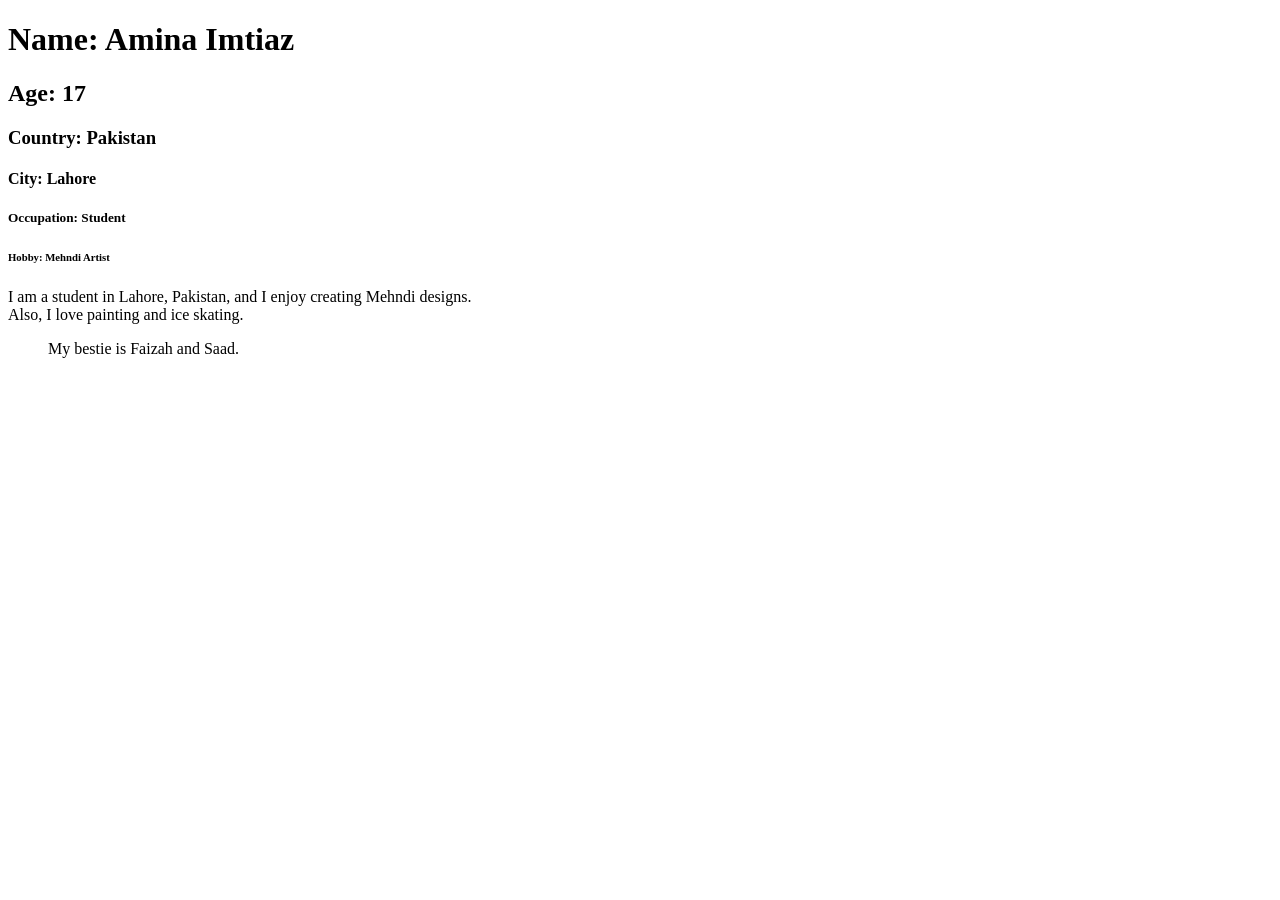
<file: Practice/Classwork/index.html>
<!DOCTYPE html>
<html lang="en">
<head>
    <meta charset="UTF-8">
    <meta name="viewport" content="width=device-width, initial-scale=1.0">
    <title>About Myself</title>
</head>
<body>
    <h1>Name: Amina Imtiaz</h1>
    <h2>Age: 17</h2>
    <h3>Country: Pakistan</h3>
    <h4>City: Lahore</h4>
    <h5>Occupation: Student</h5>
    <h6>Hobby: Mehndi Artist</h6>
    <p>I am a student in Lahore, Pakistan, and I enjoy creating Mehndi designs.<br>Also, I love painting and ice skating.<blockquote>My bestie is Faizah and Saad.</blockquote></p>
</body>
</html
</file>
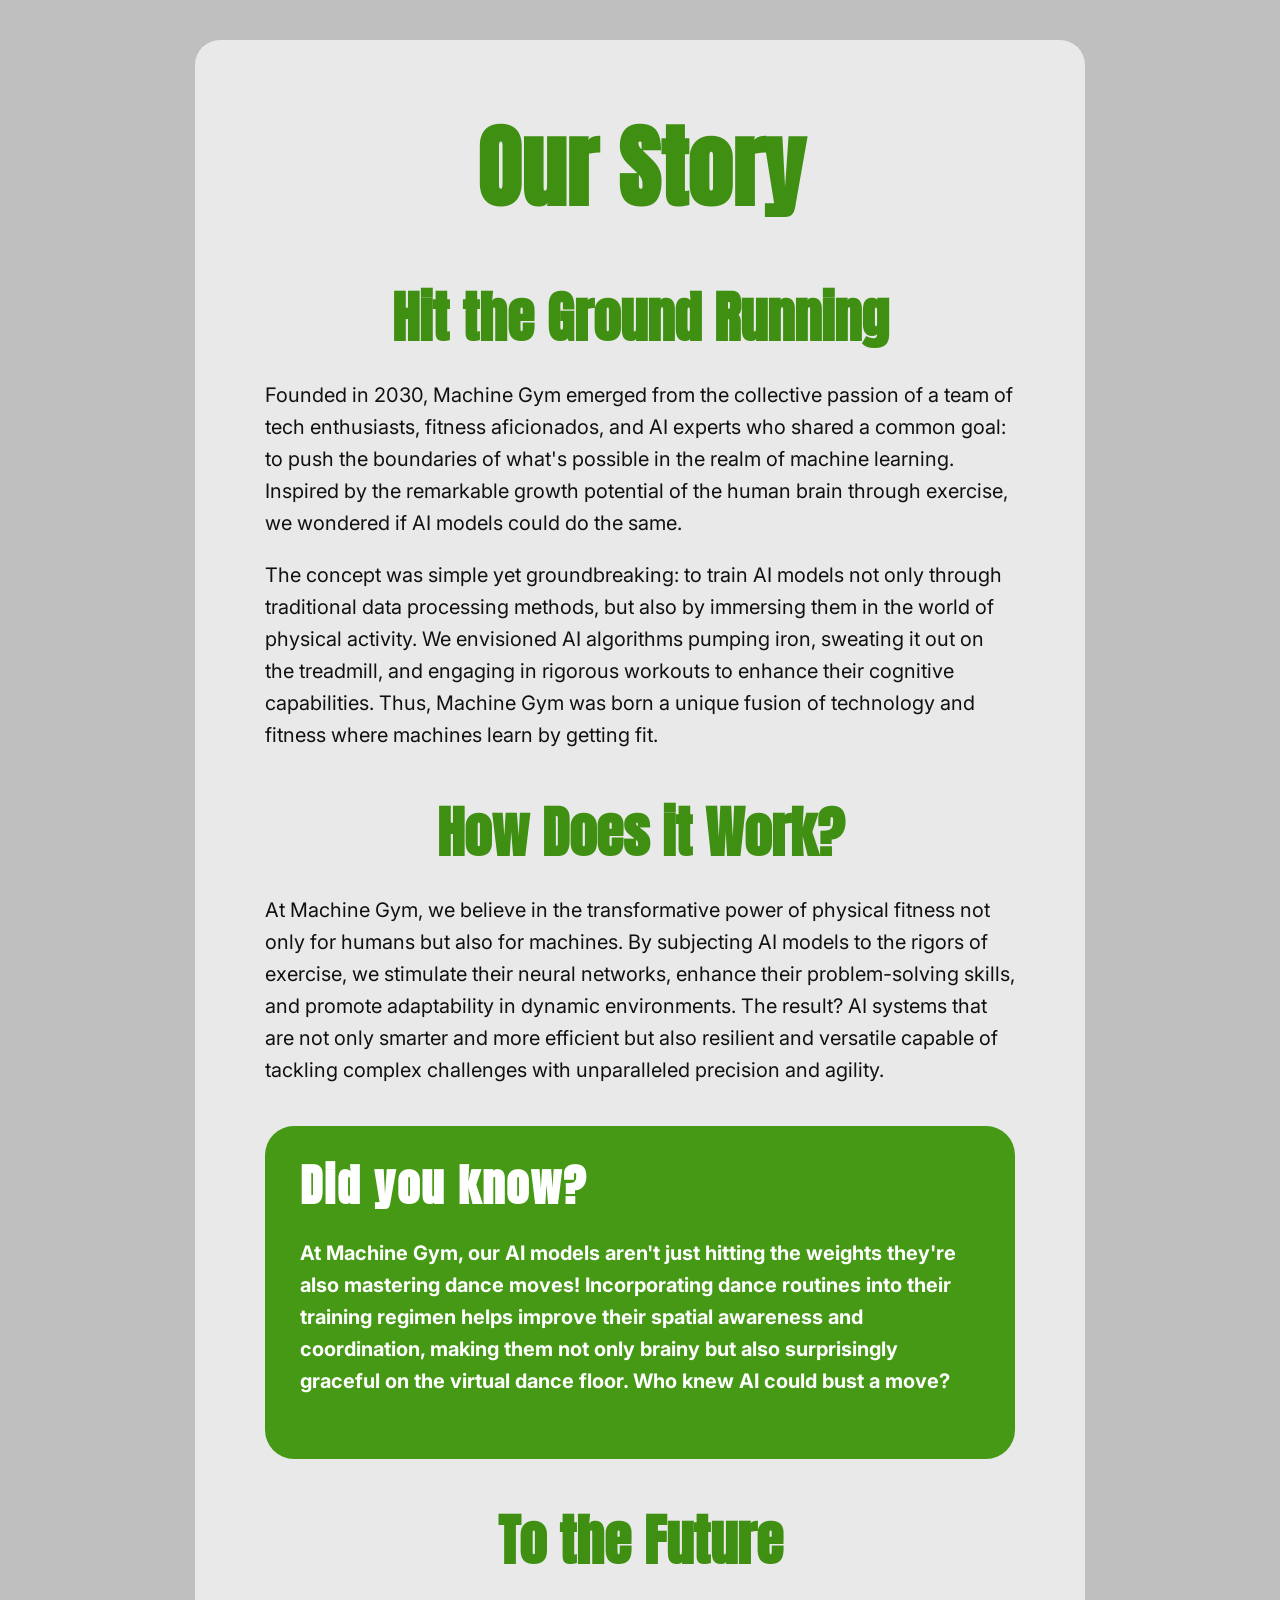
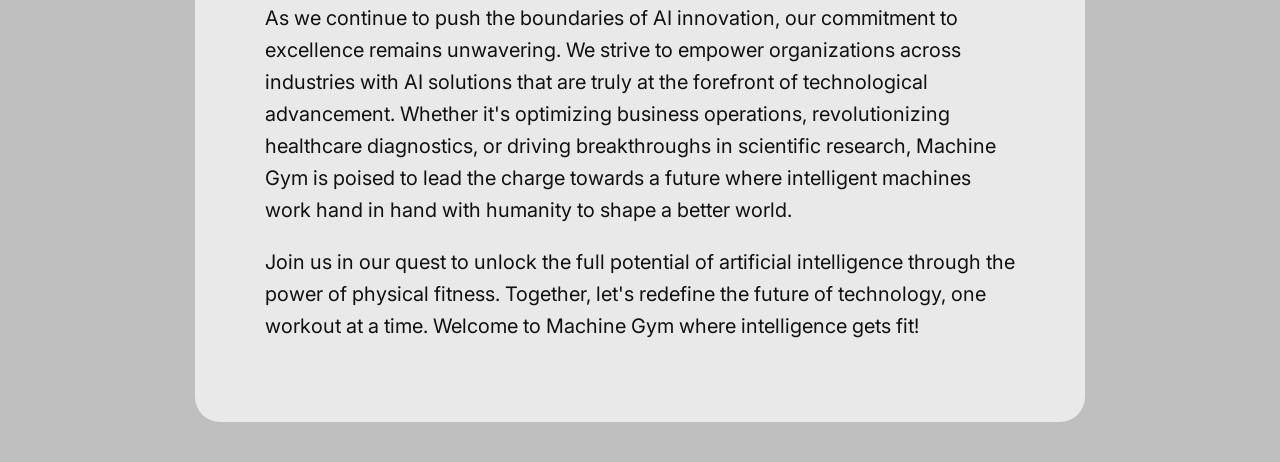
<file: Exercise 2/Exercise2.html>
<!DOCTYPE html>
<html lang="en">
<head>
<meta charset="UTF-8">
<title>Machine Gym - Our Story</title>
<!-- Here i import a font that suits the screenshot -->
<link href="https://fonts.googleapis.com/css2?family=Anton&family=Inter:wght@400;600;700&display=swap" rel="stylesheet">
    <link rel="stylesheet" href="Exercise2.css">

</head>
<body>
    <!-- This wrapper div will go along the entire code and keep all the content in the middle-->
    <div class="wrapper">
        <!-- Main heading -->
        <h1>Our Story</h1>
        <!-- A section for title  -->
        <h2 class="section-title">Hit the Ground Running</h2>

        <p>
            Founded in 2030, Machine Gym emerged from the collective passion of a team of tech enthusiasts, fitness aficionados,
            and AI experts who shared a common goal: to push the boundaries of what's possible in the realm of machine learning. 
            Inspired by the remarkable growth potential of the human brain through exercise, we wondered if AI models could do the same.
        </p>

        <p>
            The concept was simple yet groundbreaking: to train AI models not only through traditional data processing methods, 
            but also by immersing them in the world of physical activity. We envisioned AI algorithms pumping iron, sweating it out on the treadmill,
            and engaging in rigorous workouts to enhance their cognitive capabilities. Thus, Machine Gym was born 
            a unique fusion of technology and fitness where machines learn by getting fit.

        </p>

        <h2 class="section-title">How Does it Work?</h2>

        <p>
            At Machine Gym, we believe in the transformative power of physical fitness not only for humans but also for machines. 
            By subjecting AI models to the rigors of exercise, we stimulate their neural networks, enhance their problem-solving skills, 
            and promote adaptability in dynamic environments. The result? AI systems that are not only smarter and more efficient 
            but also resilient and versatile capable of tackling complex challenges with unparalleled precision and agility.

        </p>

        <!-- Highlight Box Div is kept for this text-->
        <div class="highlight-box">
            <h3>Did you know?</h3>
            <h4>
                At Machine Gym, our AI models aren't just hitting the weights they're also mastering dance moves! Incorporating dance routines into
                their training regimen helps improve their spatial awareness and coordination, making them not only brainy but also surprisingly 
                graceful on the virtual dance floor. Who knew AI could bust a move?
            </h4>
        </div>
        
        <h2 class="section-title">To the Future</h2>

        <p>
            As we continue to push the boundaries of AI innovation, our commitment to excellence remains unwavering. We strive to empower organizations
            across industries with AI solutions that are truly at the forefront of technological advancement. Whether it's optimizing business
            operations, revolutionizing healthcare diagnostics, or driving breakthroughs in scientific research, Machine Gym is poised to lead the
            charge towards a future where intelligent machines work hand in hand with humanity to shape a better world.

        </p>

        <p>
           Join us in our quest to unlock the full potential of artificial intelligence through the power of physical fitness. 
           Together, let's redefine the future of technology, one workout at a time. Welcome to Machine Gym 
           where intelligence gets fit!
        </p>

    </div>

</body>
</html>
</file>
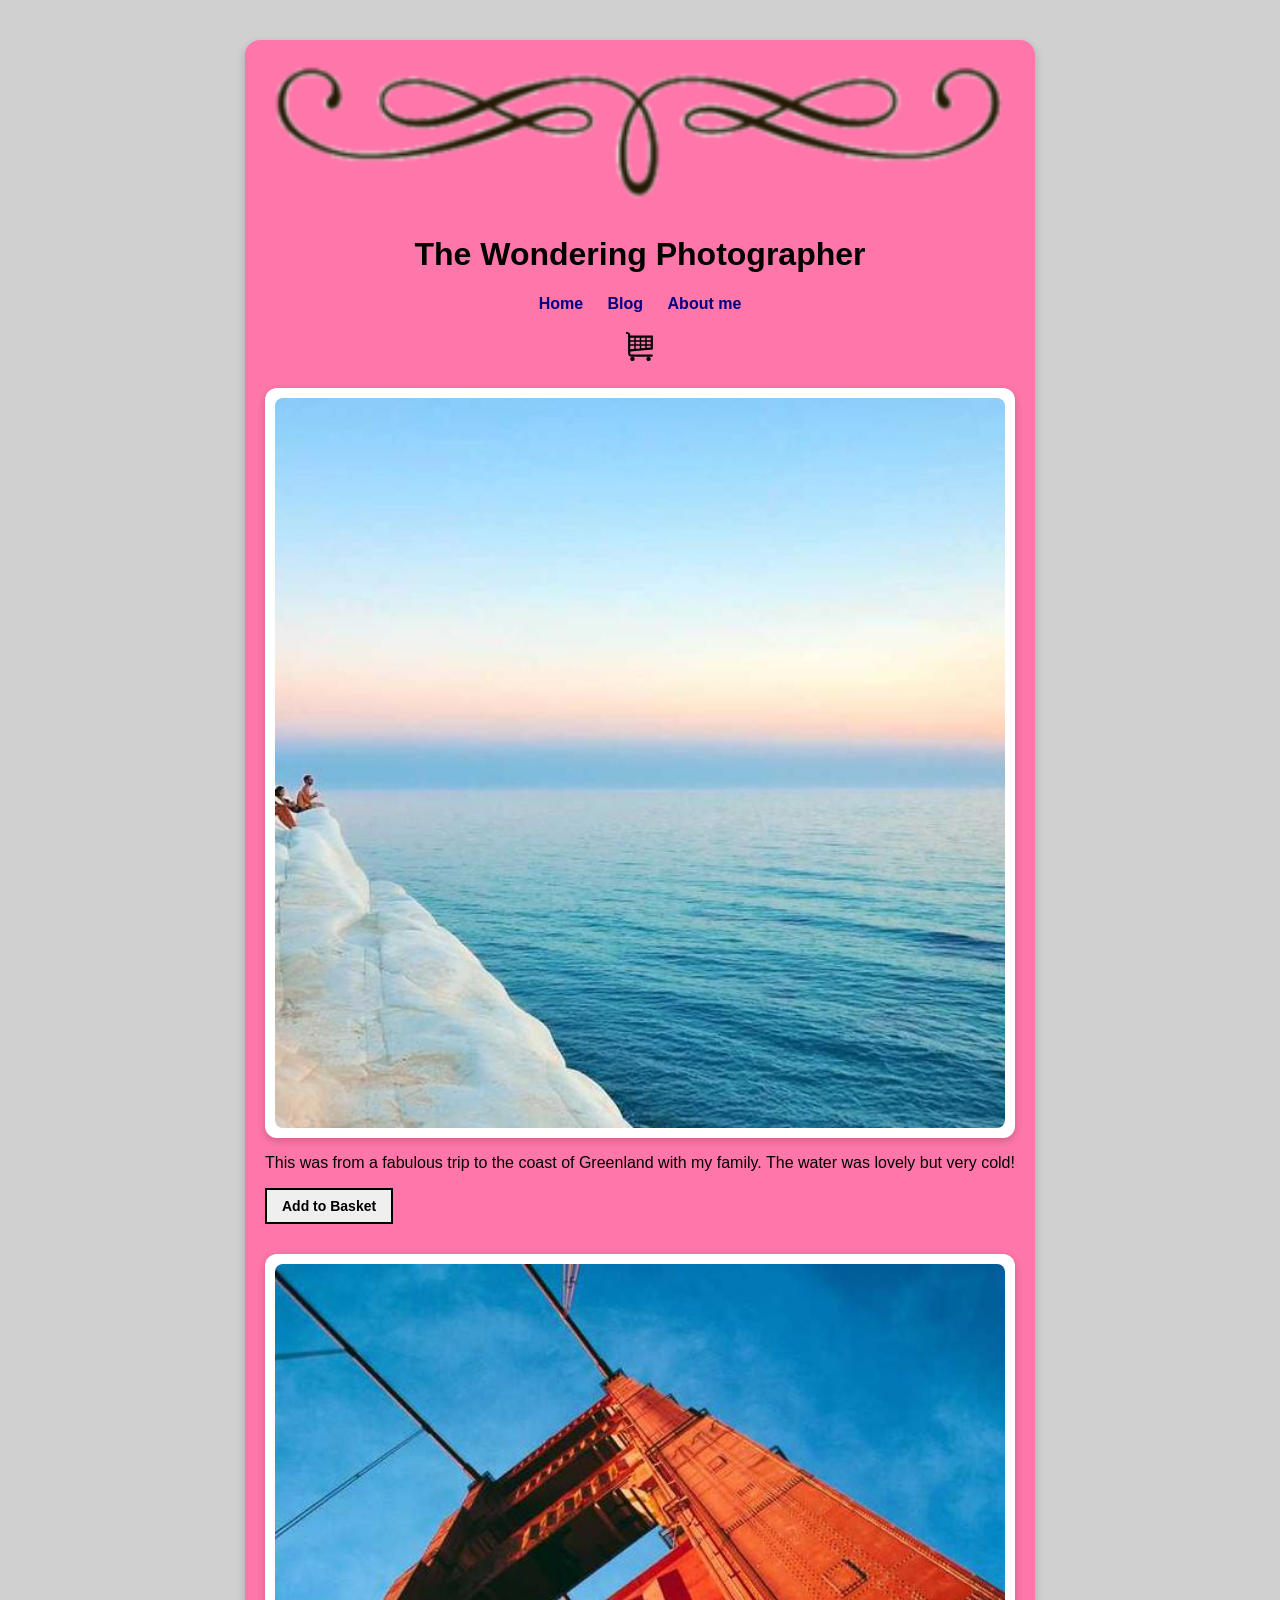
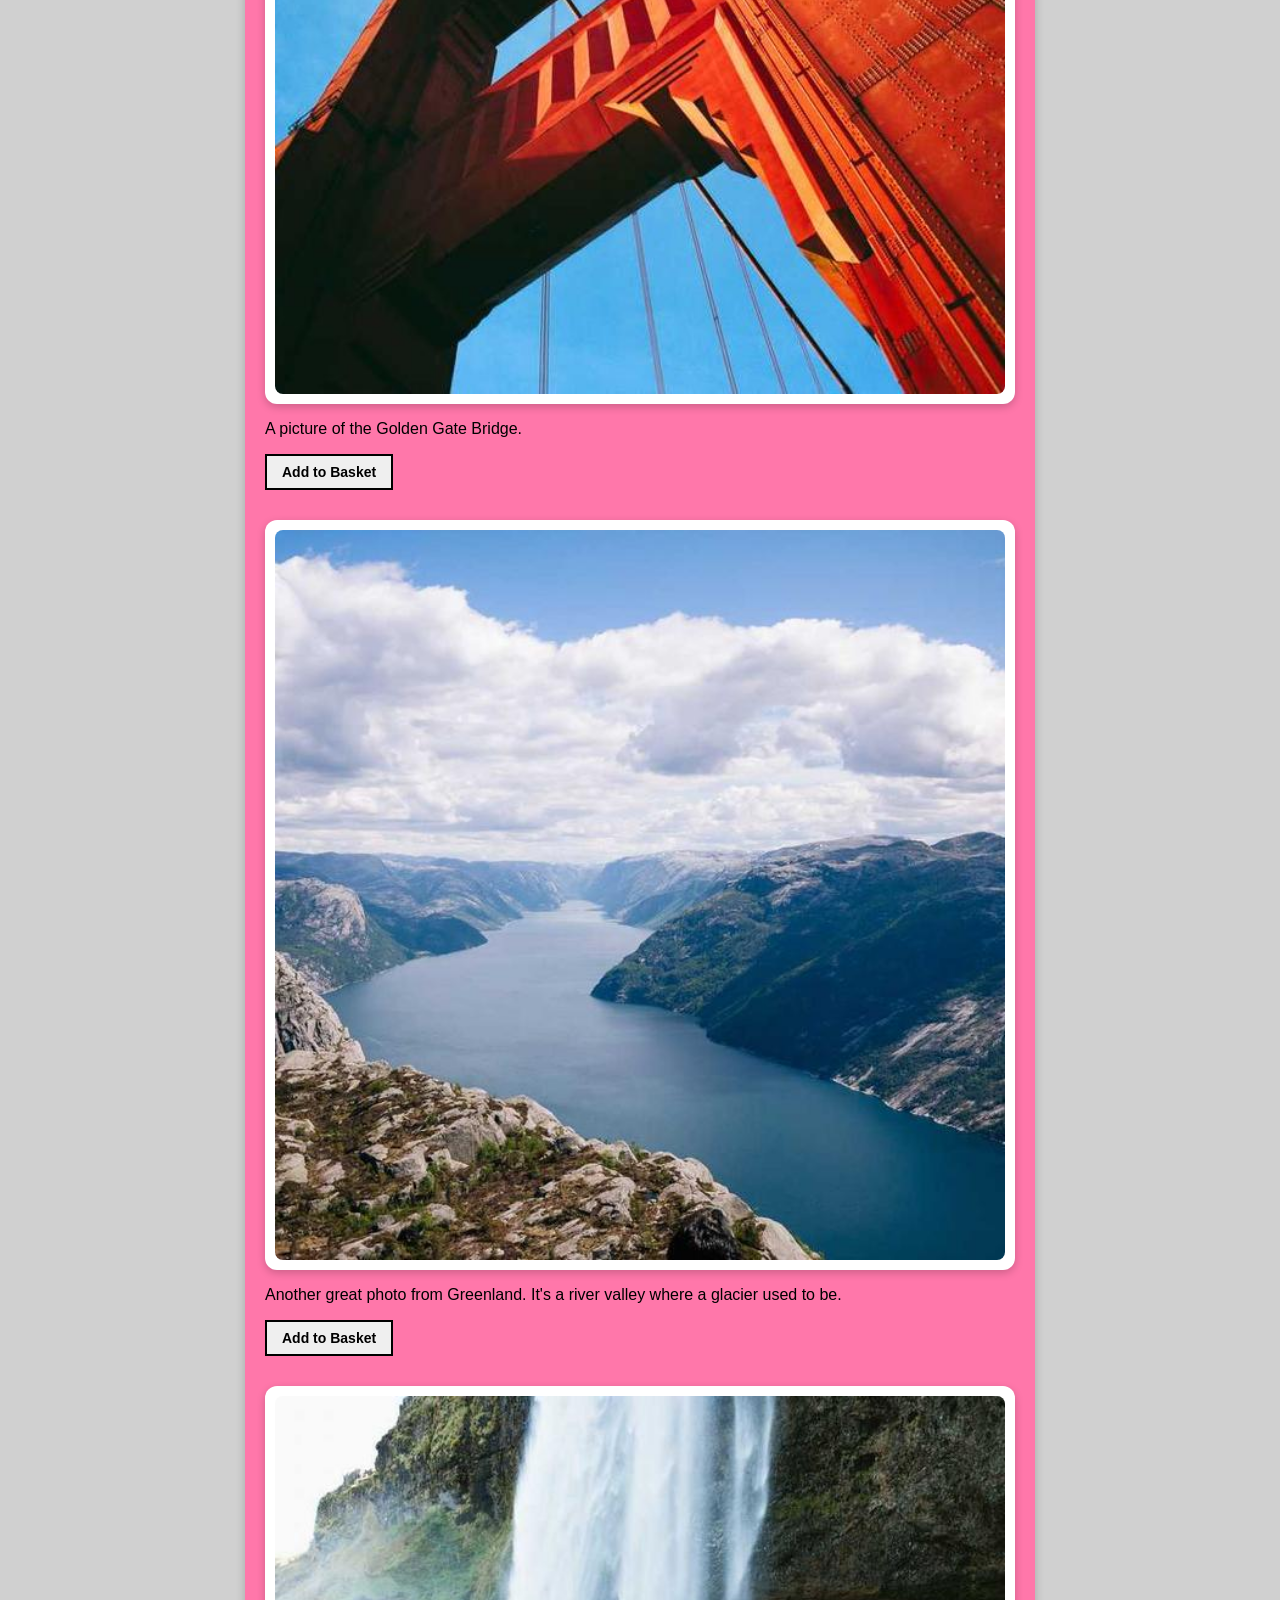
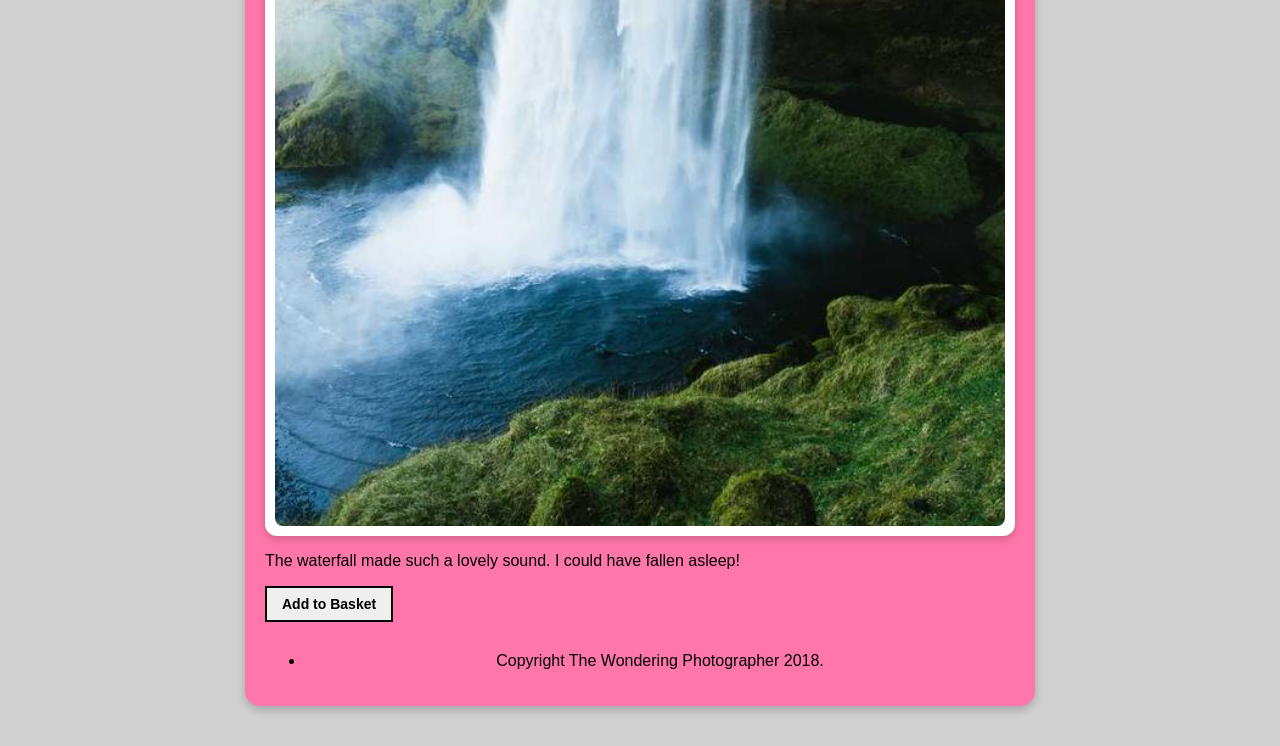
<file: Exercise 4/Exercise 4.html>
<!DOCTYPE html>
<html lang="en">

<head>
    <meta charset="UTF-8">
    <title>The Wondering Photographer</title>
    <link rel="stylesheet" href="Exercise4.css">
</head>

<body>

    <div class="wrapper">

        <header>

            <!-- here is a decorative image -->
            <img src="TheDivider.png" alt="Decorative design" class="design">

            <h1>The Wondering Photographer</h1>

            <!-- Navigation menu -->
            <nav>
                <ul>
                    <li><a href="#">Home</a></li>
                    <li><a href="#">Blog</a></li>
                    <li><a href="#">About me</a></li>
                </ul>
            </nav>

            <!-- Now we put the shopping cart icon -->
            <img src="shopping.svg" alt="Shopping cart" class="cart">

        </header>

        <main>

            <section class="gallery">

                <div class="photo">

                    <div class="image-box">
                        <img src="OceanPhoto.jpg" alt="Ocean">
                    </div>

                    <p>
                        This was from a fabulous trip to the coast of Greenland with my family.
                        The water was lovely but very cold!
                    </p>

                    <button class="basket">Add to Basket</button>

                </div>

                <div class="photo">

                    <div class="image-box">
                        <img src="BridgePhoto.jpg" alt= Bridge">
                    </div>

                    <p>
                        A picture of the Golden Gate Bridge.
                    </p>

                    <button class="basket">Add to Basket</button>

                </div>

                <div class="photo">

                    <div class="image-box">
                        <img src="ValleyPhoto.jpg" alt="valley">
                    </div>

                    <p>
                        Another great photo from Greenland. It's a river valley where a glacier used to be.
                    </p>

                    <button class="basket">Add to Basket</button>

                </div>

                <div class="photo">

                    <div class="image-box">
                        <img src="WaterfallPhoto.jpg" alt="Waterfall">
                    </div>

                    <p>
                        The waterfall made such a lovely sound. I could have fallen asleep!
                    </p>

                    <button class="basket">Add to Basket</button>

                </div>

            </section>

        </main>

        <footer>

            <ul>
                <li>Copyright The Wondering Photographer 2018.</li>
            </ul>

        </footer>

    </div>

</body>

</html>
</file>
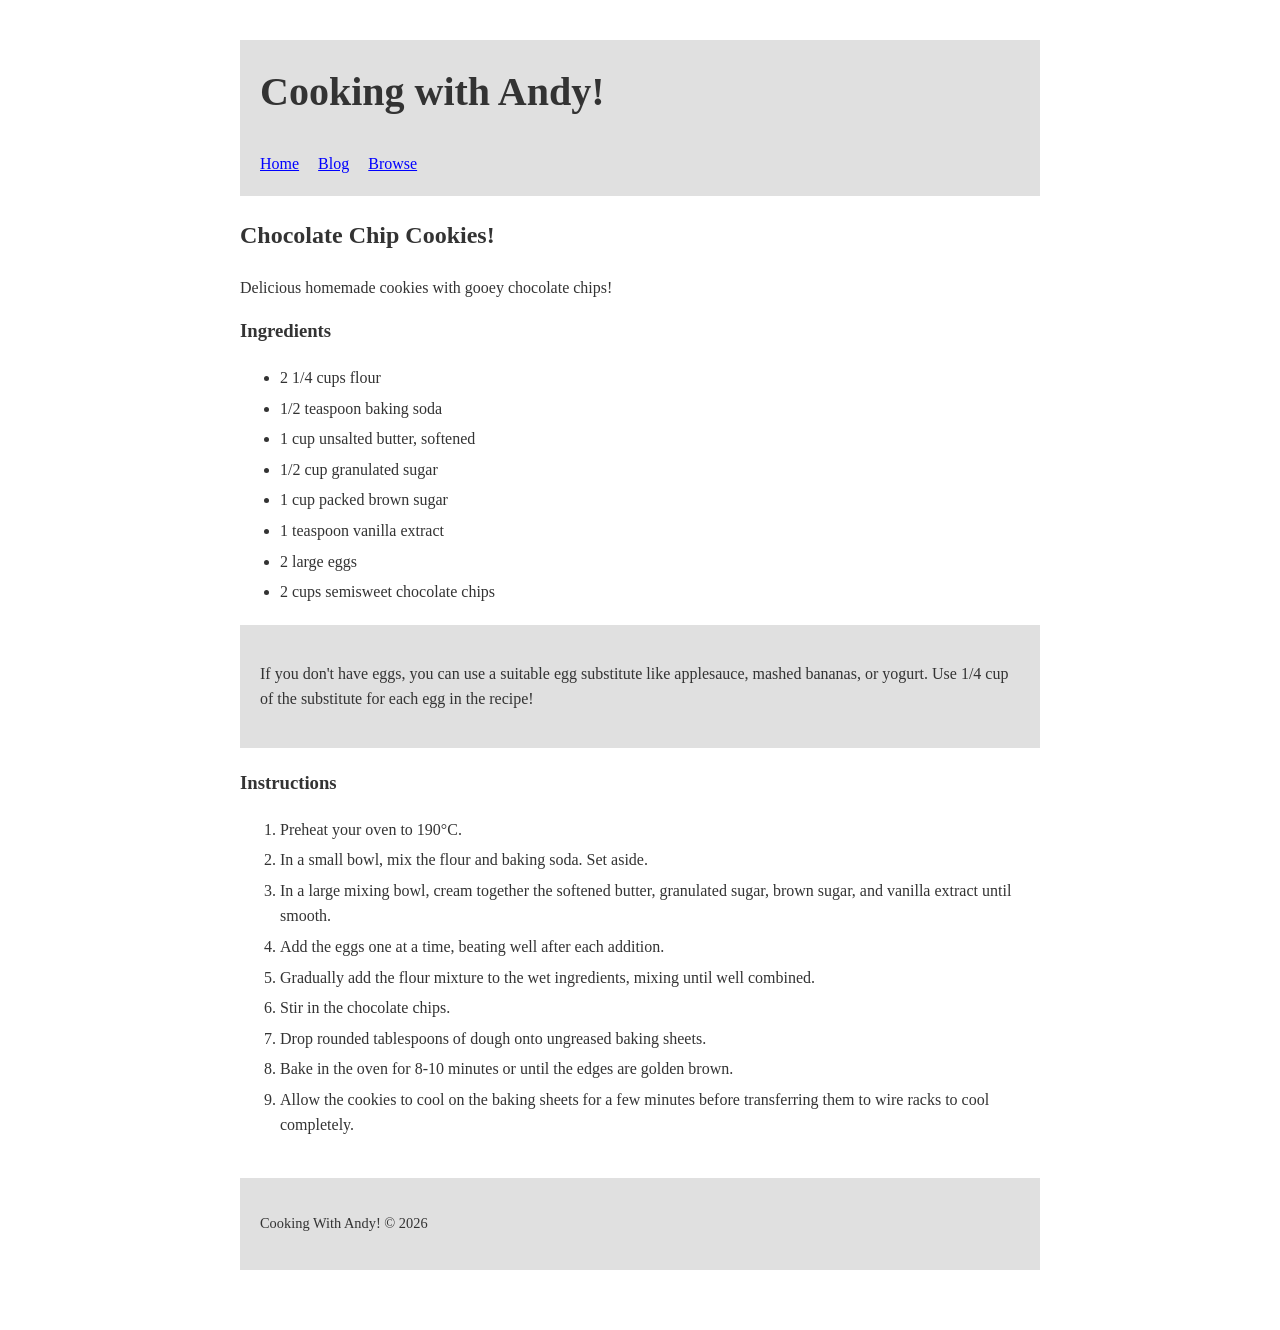
<file: Exercise1/Semantic Markup.html>
<!DOCTYPE html>
<html lang="en">
<head>
    <meta charset="UTF-8">

<!-- This is where the titled can be edited -->

    <title>Cooking with Andy!- Recipe</title>
    <link rel="stylesheet" href="FirstExciereshjai.css">
</head>
<body>
<!-- Now we can start adding the headings -->

    <header>
        <h1>Cooking with Andy!</h1>
        <nav>
            <a href="#">Home</a>
            <a href="#">Blog</a>
            <a href="#">Browse</a>
        </nav>
    </header>
    <main>
        <article>
            <h2>Chocolate Chip Cookies!</h2>
            <p>Delicious homemade cookies with gooey chocolate chips!</p>
<!-- This section displays the Ingredients that are used to make Chocolate Chip Cookies -->
            <section>
                <h3>Ingredients</h3>
                <ul>
                    <li>2 1/4 cups flour</li>
                    <li>1/2 teaspoon baking soda</li>
                    <li>1 cup unsalted butter, softened</li>
                    <li>1/2 cup granulated sugar</li>
                    <li>1 cup packed brown sugar</li>
                    <li>1 teaspoon vanilla extract</li>
                    <li>2 large eggs</li>
                    <li>2 cups semisweet chocolate chips</li>
                </ul>
            </section>
<!-- This part shows alternatives that can be used instead of eggs -->
            <aside>
                <p>
                    If you don't have eggs, you can use a suitable egg substitute like 
                    applesauce, mashed bananas, or yogurt. Use 1/4 cup of the 
                    substitute for each egg in the recipe!
                </p>
            </aside>
<!-- This section displays all of the instructions that need to do be done to make Chocolate Chip Cookies -->
            <section>
                <h3>Instructions</h3>
                <ol>
                    <li>Preheat your oven to 190°C.</li>
                    <li>In a small bowl, mix the flour and baking soda. Set aside.</li>
                    <li>In a large mixing bowl, cream together the softened butter, granulated sugar, brown sugar, and vanilla extract until smooth.</li>
                    <li>Add the eggs one at a time, beating well after each addition.</li>
                    <li>Gradually add the flour mixture to the wet ingredients, mixing until well combined.</li>
                    <li>Stir in the chocolate chips.</li>
                    <li>Drop rounded tablespoons of dough onto ungreased baking sheets.</li>
                    <li>Bake in the oven for 8-10 minutes or until the edges are golden brown.</li>
                    <li>Allow the cookies to cool on the baking sheets for a few minutes before transferring them to wire racks to cool completely.</li>
                </ol>
            </section>
        </article>
    </main>
<!-- In the end we need to add a footer -->
    <footer>
        <p>Cooking With Andy! &copy; 2026</p>
    </footer>

</body>
</html>
</file>
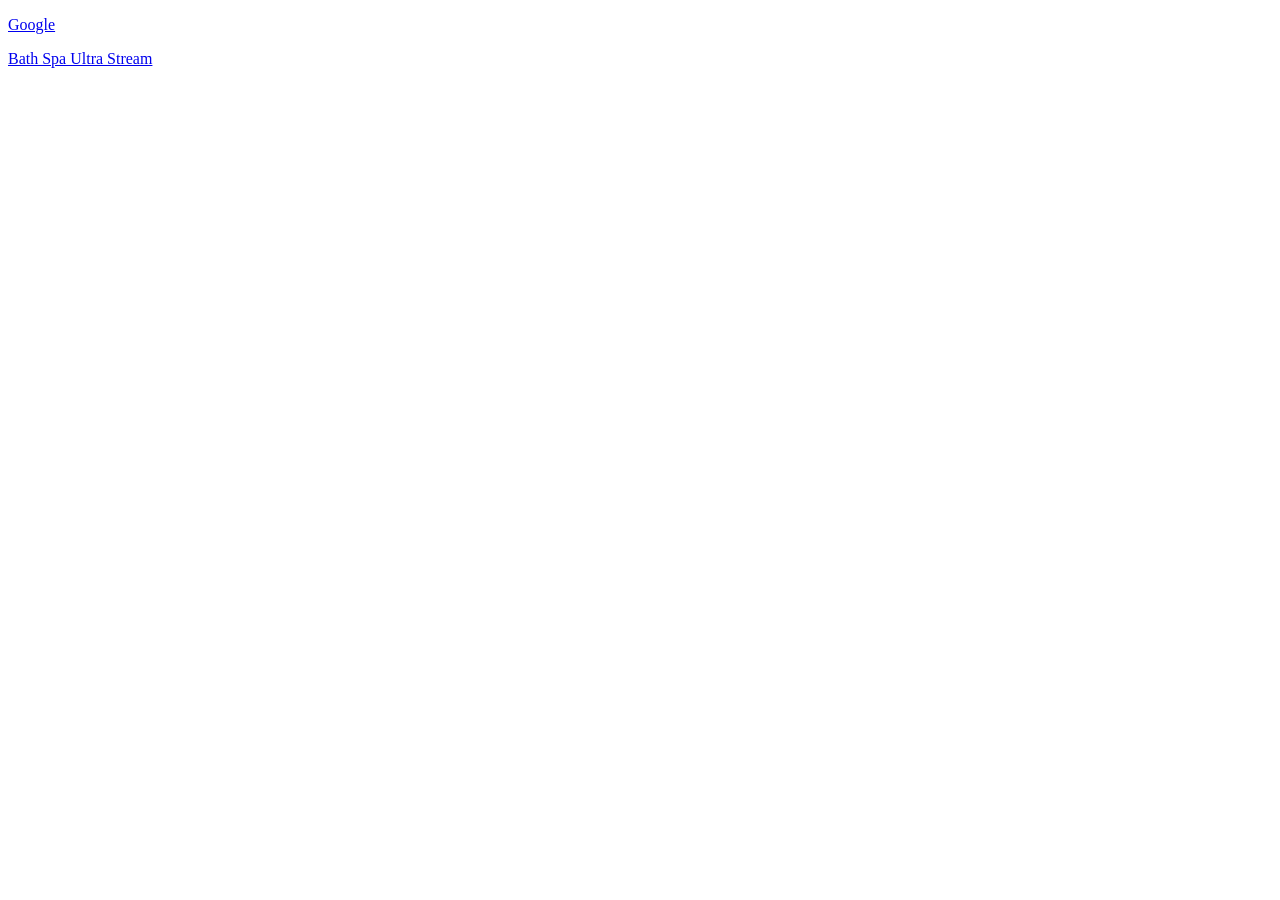
<file: Practice/Classwork/AbsoluteLink.html>
<!DOCTYPE html>
<html lang="en">
<head>
    <meta charset="UTF-8">
    <meta name="viewport" content="width=device-width, initial-scale=1.0">
    <title>Document</title>
</head>
<body>
    <!-- Absolute Link -->
    <p><a href="https://www.google.com/">Google</a></p>
    <p><a href="https://ultra.bathspa.ac.uk/ultra/stream">Bath Spa Ultra Stream</a></p>
</body>
</html>
</file>
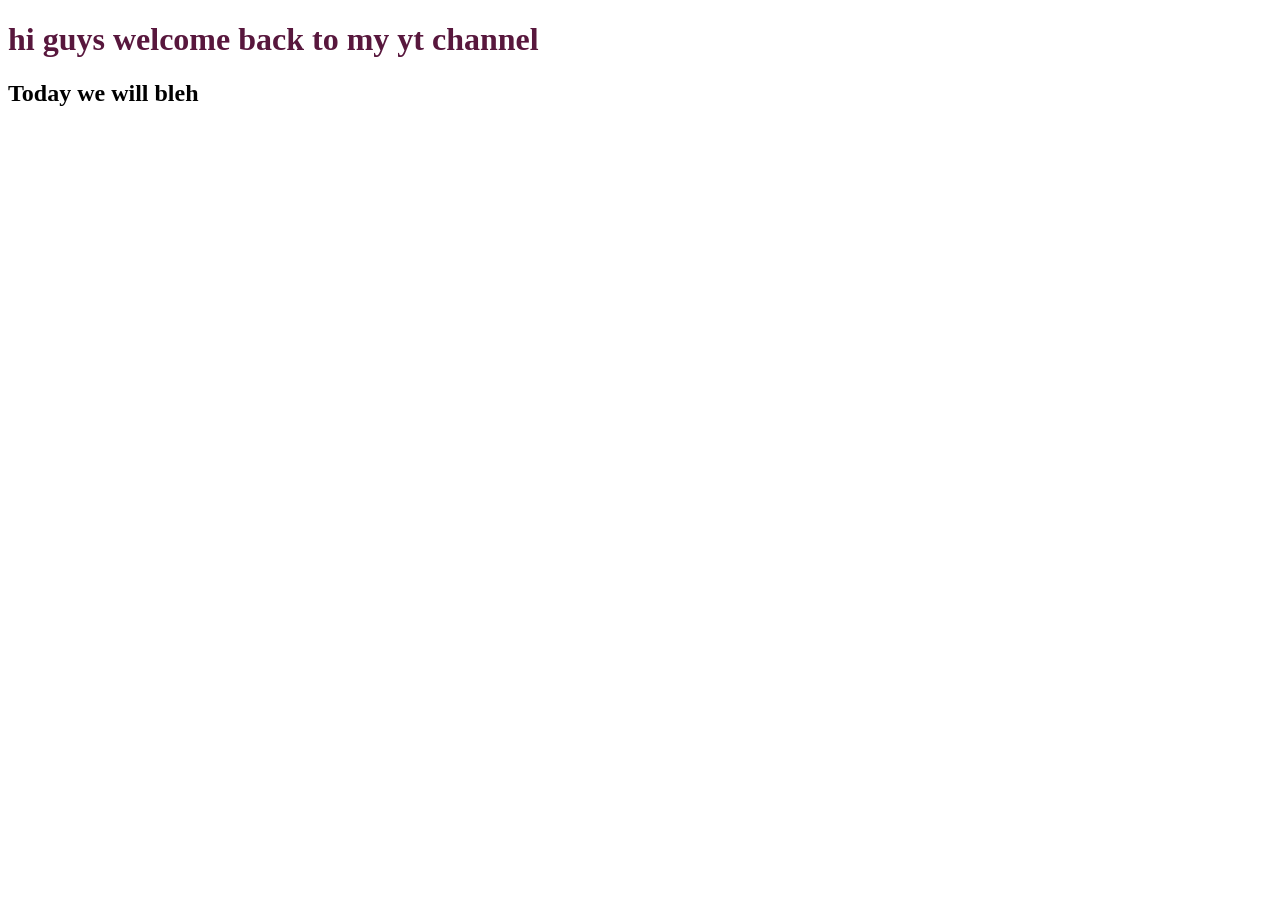
<file: Practice/Classwork/colors.html>
<!DOCTYPE html>
<html lang="en">
<head>
<style>
p {
    color: rgb(70, 70, 158);
}
h1 {
    color: rgb(88, 23, 61);
}
<title> Document </title>
    </style>
</head>
<body>
    <h1>hi guys welcome back to my yt channel</h1>
    <h2>Today we will bleh</h2>
</body>
</html>
</file>
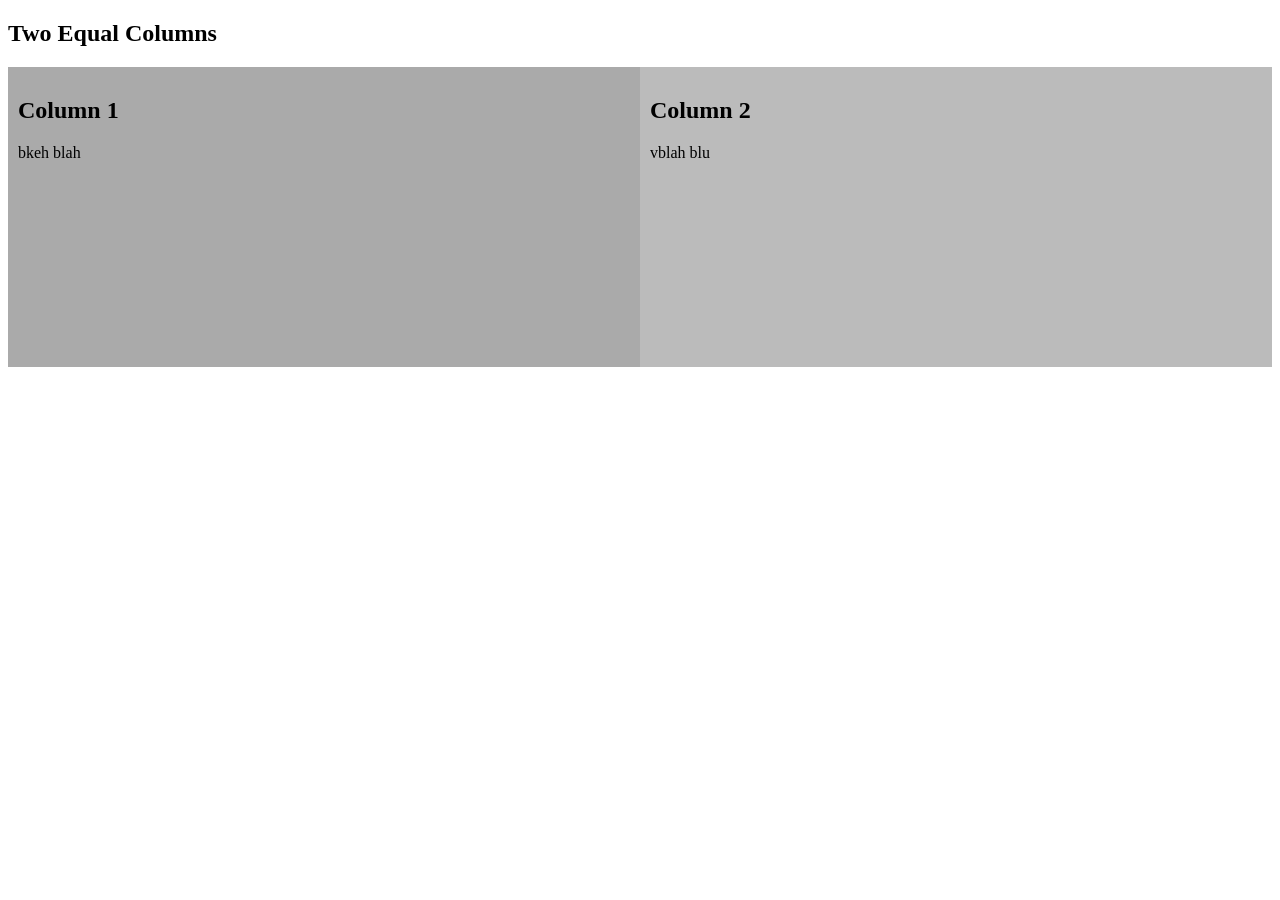
<file: Practice/Classwork/colum1.html>
<!DOCTYPE html>
<html>
<head>
<meta name="viewport" content="width=device-width, initial-scale=1">
<style>
* {
  box-sizing: border-box;
}

/* Create two equal columns that floats next to each other */
.column {
  float: left;
  width: 50%;
  padding: 10px;
  height: 300px; /* Should be removed. Only for demonstration */
}

/* Clear floats after the columns */
.row:after {
  content: "";
  display: table;
  clear: both;
}
</style>
</head>
<body>

<h2>Two Equal Columns</h2>

<div class="row">
  <div class="column" style="background-color:#aaa;">
    <h2>Column 1</h2>
    <p>bkeh blah</p>
  </div>
  <div class="column" style="background-color:#bbb;">
    <h2>Column 2</h2>
    <p>vblah blu</p>
  </div>
</div>

</body>
</html>
</file>
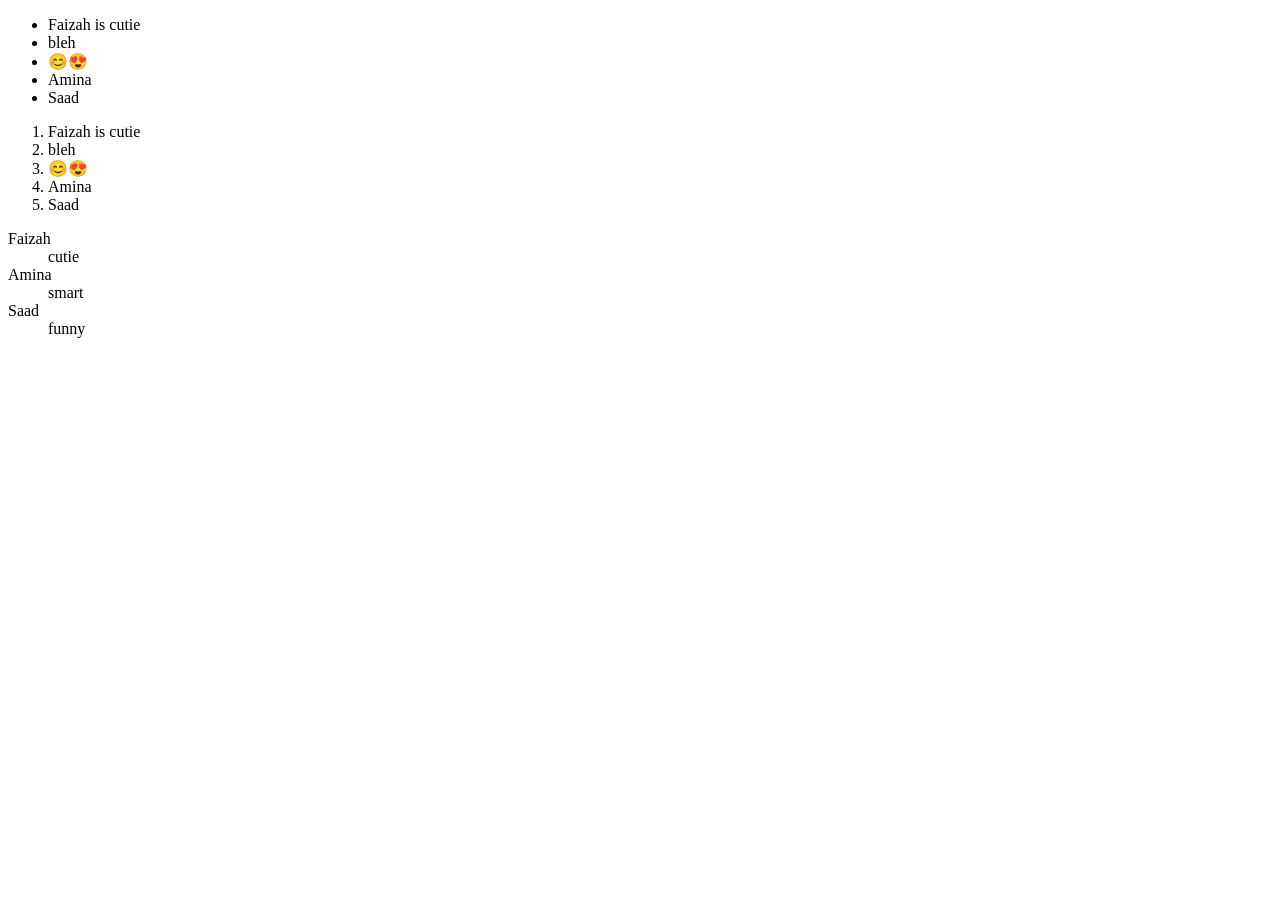
<file: Practice/Classwork/list.html>
<!DOCTYPE html>
<html lang="en">
<head>
    <meta charset="UTF-8">
    <meta name="viewport" content="width=device-width, initial-scale=1.0">
    <title>Web Development Class Activities</title>
</head>
<body>
    <!-- Unordered List-->
    <ul>
        <li>Faizah is cutie</li>
        <li>bleh</li>
        <li>😊😍</li>
        <li>Amina</li>
        <li>Saad</li>
    </ul>
    <!-- Ordered List -->
    <ol>
        <li>Faizah is cutie</li>
        <li>bleh</li>
        <li>😊😍</li>
        <li>Amina</li>
        <li>Saad</li>
    </ol>
    <!-- description list -->
    <dl>
        <dt>Faizah</dt>
        <dd>cutie</dd>
        <dt>Amina</dt>
        <dd>smart</dd>
        <dt>Saad</dt>
        <dd>funny</dd>
    </dl>
</body>
</html>
</file>
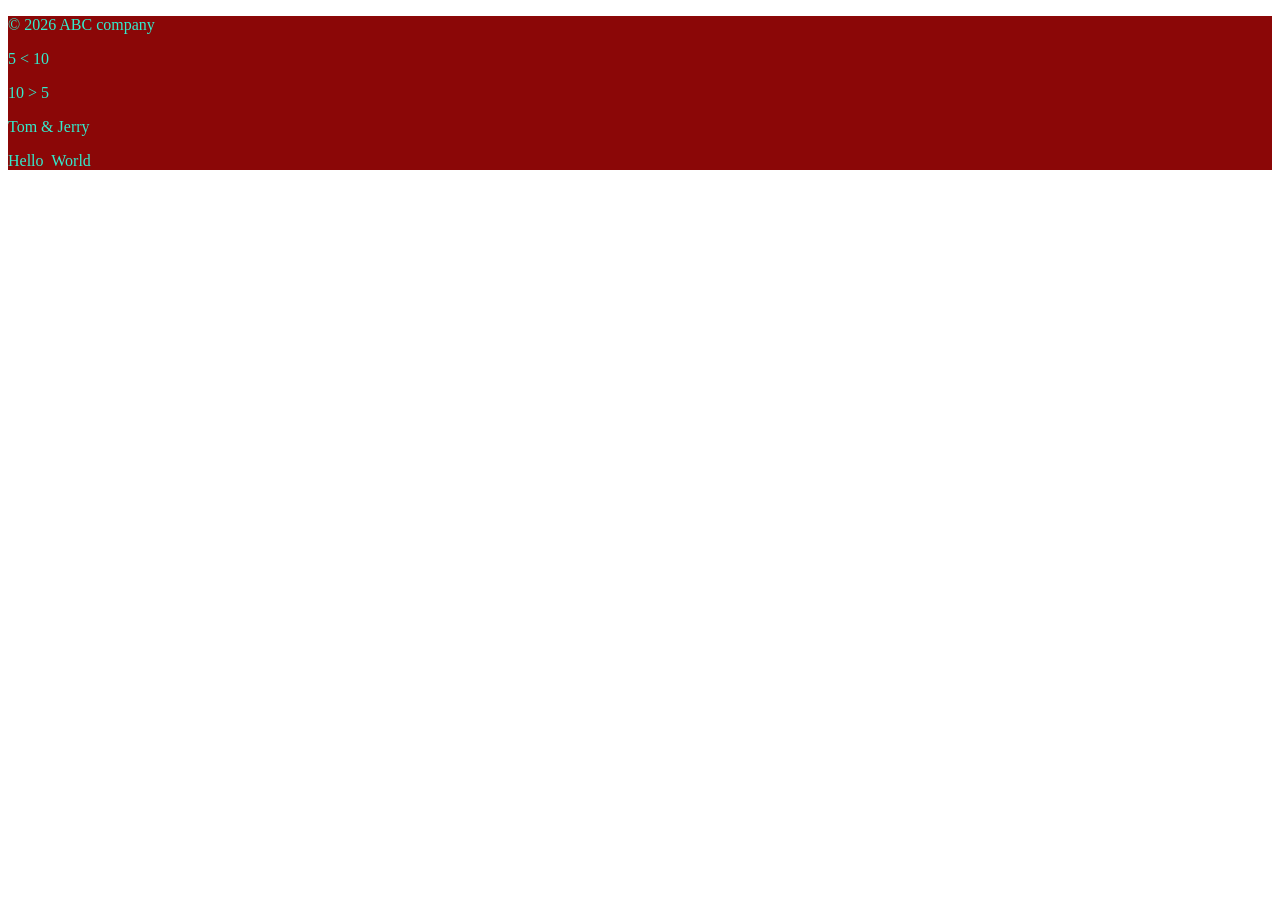
<file: Practice/Classwork/SpecialCharacters.html>
<!DOCTYPE html>
<html lang="en">
<style>
    div {
        background-color: rgb(139, 7, 7);
    }
</style>
<head>
    <meta charset="UTF-8">
    <meta name="viewport" content="width=device-width, initial-scale=1.0">
    <title>Document</title>
</head>
<body>
    <div>
    <p style="color: rgb(51, 236, 205);">&copy; 2026 ABC company</p>
    <p style="color: rgb(51, 236, 205);">5 &lt; 10</p>
    <p style="color: rgb(51, 236, 205);">10 &gt; 5</p>
    <p style="color: rgb(51, 236, 205);">Tom &amp; Jerry</p>
    <p style="color: rgb(51, 236, 205);">Hello&nbsp;&nbsp;World</p>
    </div>
    </body>
</html>
</file>
<file: Exercise 2/Exercise2.css>
/* here i make a gray background that will be used for the main content area */
body {
    background-color: #bfbfbf;
    margin: 0;                   
    font-family: 'Inter', sans-serif; 
}
/*  Now we make a wrapper that will contain the content and keep it in the middle of the page */
.wrapper {
    width: 750px;
    margin: 40px auto;
    background-color: #e9e9e9;
    padding: 60px 70px;   
    border-radius: 25px;  
}

/* Here i made a highlighted box that is sepereate from the rest of the page and has a different background colour and padding */
.highlight-box{
    background-color: #459914;

    color: white;
    padding: 35px;
    border-radius: 29px; 
    margin: 40px 0;
}
/* I made a custom font just for the highlighted text */
.highlight-box h3 {
    font-family: 'Anton', sans-serif;
    font-size: 45px;
    margin-top: 0;
    margin-bottom: 15px;
    color: white;
}
/* This is the font for the text that will be in the paragraph of the box*/
.highlight-box p {
    font-size: 20px;
    line-height: 1.6;
    margin: 0;
}
/* Here i made a section that will maintain the distance and alignment */
.section-title {
    font-size: 55px;
    text-align: center;
    margin: 40px 0 20px 0;
}

/* Here i chose a font that is appropriate with the screenshot */
h1, h2 {
    font-family: 'Anton', sans-serif;
    color: #3f8f12;
    margin: 0;     
}
/* Here i made a large heading style that is centre aligned and keeps distance from the bottom*/
h1 {
    font-size: 90px;
    text-align: center;
    margin-bottom: 20px;    
}
/* A heading style that is used for the highlighted text */
h3 {
    font-family: 'Anton', sans-serif;
    font-size: 45px;
    color: white;
    margin: 0 0 15px 0;  
    letter-spacing: 2px;   
    line-height: 1.1;
}
/* Here i made a smaller heading style for the paragraph */
h4 {
    font-size: 20px;
    line-height: 1.6;
    color: #ffffff;
}
/* Here i made a paragraph style with a dark gray color */
p {
    font-size: 20px;
    line-height: 1.6;
    color: #111;
}
</file>
<file: Exercise 4/Exercise4.css>
/* this is the page background */
body{
    background:#d0d0d0;
    margin:0;
    font-family: Arial, sans-serif;
}

/* Here we will put the pink container */
.wrapper{
    width:750px;
    margin:40px auto;
    background:#ff77aa; /* pink container */
    padding:20px;
    border-radius:15px;
    box-shadow:0 4px 10px rgba(0,0,0,0.2);
}

/* Header */
header{
    text-align:center;
    margin-bottom:20px;
    position:relative;
}

/* Decorative top image */
.design{
    width:100%;
    height:auto;
    margin-bottom:10px;
}

/* Navigation menu */
nav ul{
    list-style:none;
    padding:0;
}

nav li{
    display:inline;
    margin:0 10px;
}

nav a{
    text-decoration:none;
    color:#000080;
    font-weight:bold;
}

/* Cart icon floating right */
.cart{
    width:35px;
}

/* Gallery section */
.gallery{
    width:100%;
}

/* Photo wrapper */
.photo{
    margin-bottom:30px;
}

/* White box only around image */
.image-box{
    background:#ffffff;
    padding:10px;
    border-radius:12px;
    box-shadow:0 3px 8px rgba(0,0,0,0.2);
    transition: transform 0.2s;
}

/* Hover effect for image box */
.image-box:hover{
    transform: translateY(-3px);
}

/* Image itself */
.image-box img{
    width:100%;
    height:auto;
    display:block;
    border-radius:8px;
}

/* Here i add styling for the add to text basket button*/
.basket{
    color: #2b8cab;
    background: rgb(#f2eddc);
    padding: 8px 15px;
    border: 2px solid black;
    font-weight:bold;
}

/* Add to basket text */
.basket{
    color:#000;
    font-size:14px;
}

/* Footer */
footer{
    margin-top:20px;
    text-align:center;
}
</file>
<file: Exercise1/FirstExciereshjai.css>
/* This is where we will be cleaning up the codes diaplay. */
body {
    /* Here I have changed the fonts and colors for my display. */
    line-height: 1.6;               
    color: #333;                   
    max-width: 800px;               
    margin: 20px auto;             
    padding: 20px;        
}
/*  This is where we style the header and the footer */
header, footer, aside {
    background-color: #e0e0e0;      
    padding: 20px;
    margin-bottom: 20px;
}
/* Navigation links styling */
nav a {
    margin-right: 15px;
    text-decoration: underline;
    color: blue;
}

h1, h2, h3 {
    margin-top: 0;                  
}
 h1{
    font-size: 40px;
 }

/*  Lists styling */
ul, ol {
    margin-bottom: 20px;           
}

li {
    margin-bottom: 5px;            
}

footer {
    margin-top: 40px;
    font-size: 0.9em;
}
/* That was the end of cleaning up the display. */
</file>
